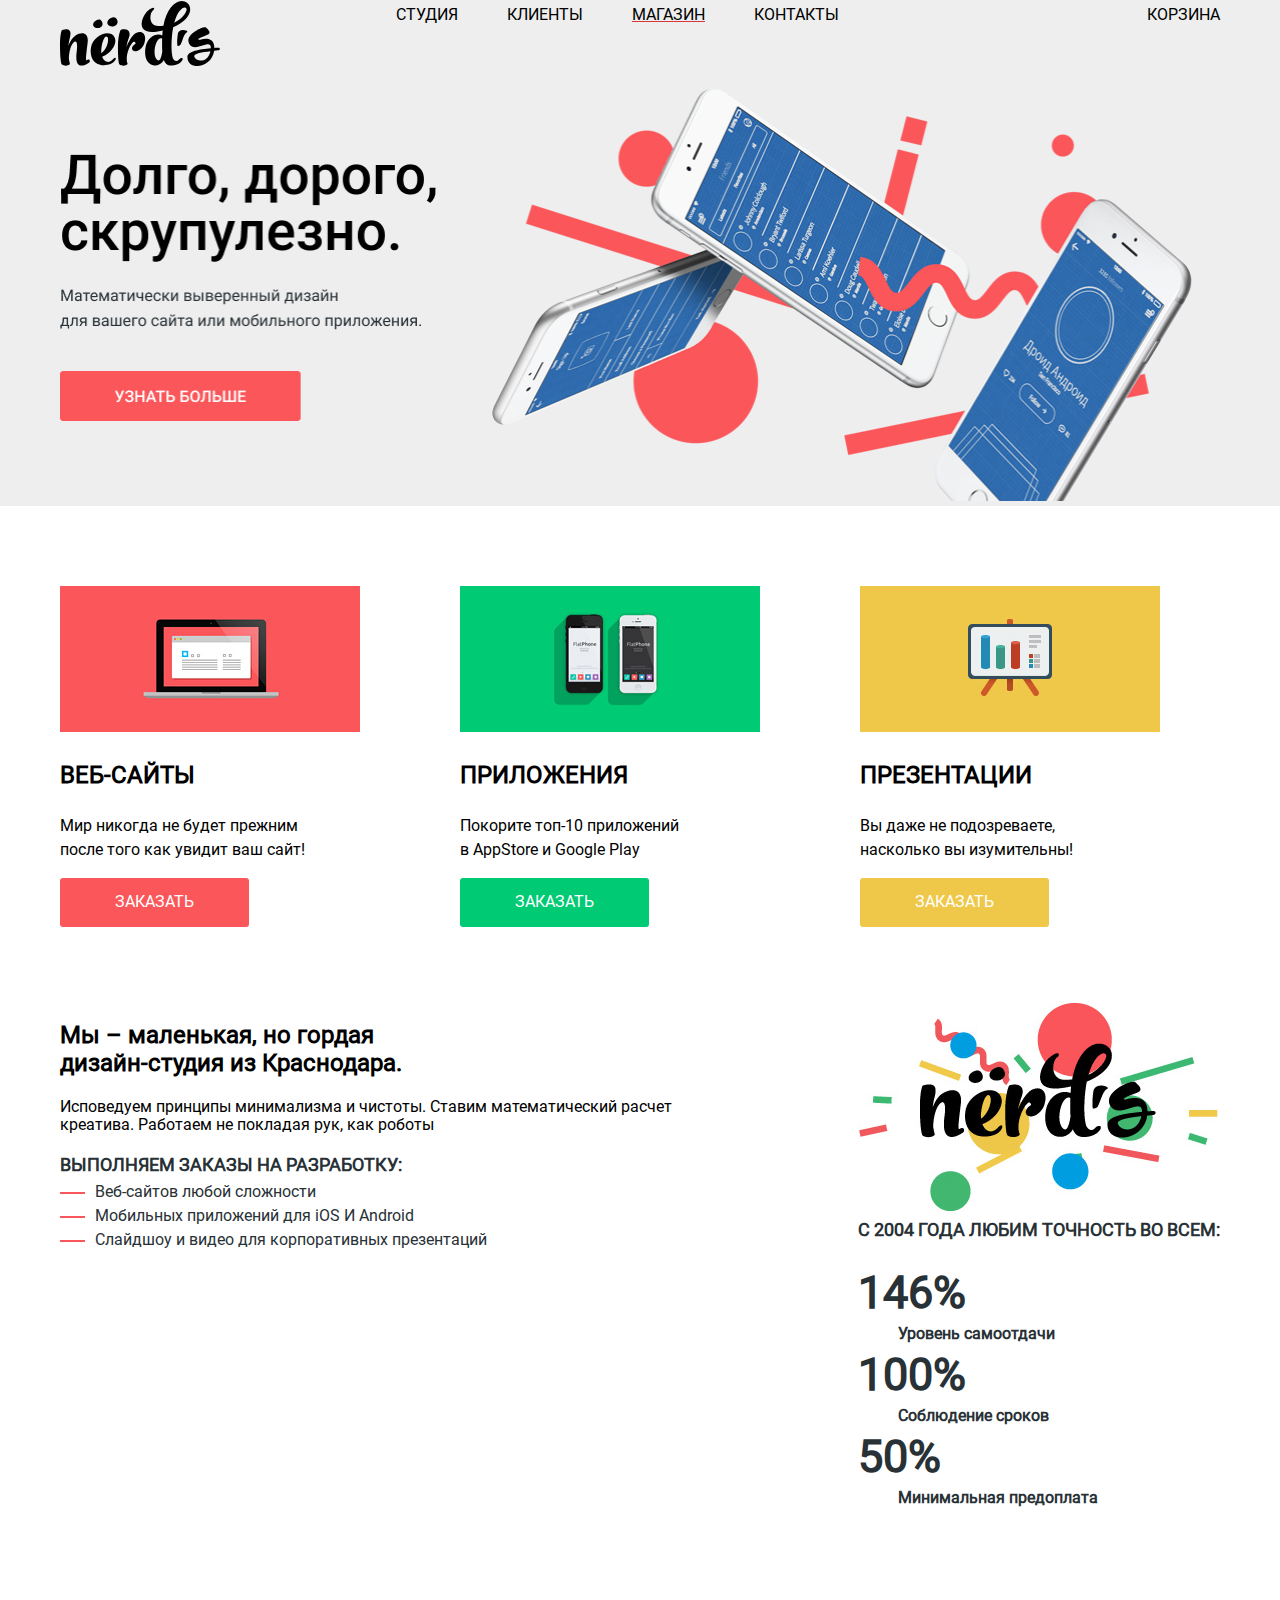
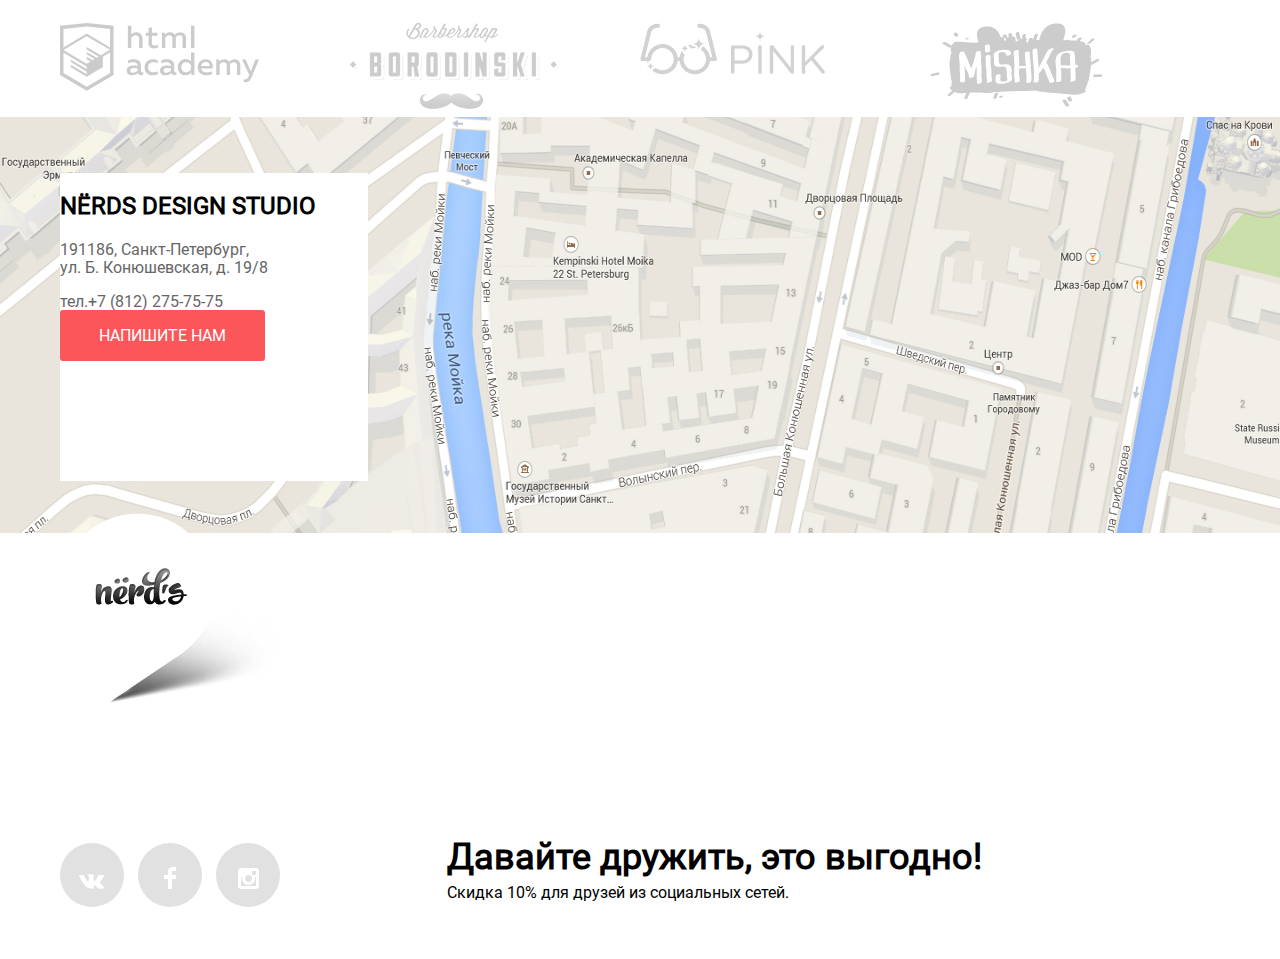
<file: index.html>
<!DOCTYPE html>
<html class="page" lang="ru">
  <head>
    <meta charset="UTF-8" />
    <title>Интернет магазин nerds</title>
    <link rel="icon" href="favicon.ico" />
    <link rel="icon" href="favicon/vector.svg" type="image/svg+xml" />
    <link href="normalize.css" rel="stylesheet" />
    <link href="style.css" rel="stylesheet" />
  </head>
  <body class="page-body">
    <header class="main-header">
      <nav class="main-navigation">
      <div class="main-navigation-wrapper">
        <a class="main-header-logo">
          <img src="img/main/logo.svg" alt="Логотип сайта" />
        </a>
        <ul class="site-navigation">
          <li class="studio"><a href="#">Студия</a></li>
          <li class="clients"><a href="#">Клиенты</a></li>
          <li class="score"><a href="catalog.html">Магазин</a></li>
          <li class="contacts"><a href="#contact">Контакты</a></li>
        </ul>
      <div class="user-basket">
      <a class="basket" href="#">Корзина</a>
      </div>
      <div class="image-below-navigation">
        <img src="img/main/slider.png" alt="Изображение основополагающих подходов к выполнению заказов" />
      </div>
    </div>
    </nav>
    </header>
    <main class="container">
      <section class="technological-products">
        <ul class="products-list">
          <li class="product web">
            <img src="img/main/illustration-1.png" height="146" width="300" alt="" />
            <h3>Веб-сайты</h3>
            <p>
              Мир никогда не будет прежним <br />
              после того как увидит ваш сайт!
            </p>
            <a href="#">Заказать</a>
          </li>
          <li class="product annexes">
            <img src="img/main/illustration-2.png" height="146" width="300" alt="" />
            <h3>Приложения</h3>
            <p>
              Покорите топ-10 приложений <br />
              в AppStore и Google Play
            </p>
            <a href="#">Заказать</a>
          </li>
          <li class="product presentations">
            <img src="img/main/illustration-3.png" height="146" width="300" alt="" />
            <h3>Презентации</h3>
            <p>
              Вы даже не подозреваете, <br />
              насколько вы изумительны!
            </p>
            <a href="#">Заказать</a>
          </li>
        </ul>
      </section>
      <div class="about-us">
        <section class="about-company">
        <h2>
          Мы – маленькая, но гордая <br />
          дизайн-студия из Краснодара.
        </h2>
        <p>
          Исповедуем принципы минимализма и чистоты. Ставим математический расчет <br />
          креатива. Работаем не покладая рук, как роботы
        </p>
        <fieldset>
          <legend>Выполняем заказы на разработку:</legend>
          <ul class="list-of-works">
            <li class="work">Веб-сайтов любой сложности</li>
            <li class="work">Мобильных приложений для iOS И Android</li>
            <li class="work">Слайдшоу и видео для корпоративных презентаций</li>
          </ul>
        </fieldset>
        </section>
        <section class="key-indicators">
        <h2 class="main-factors">Основные- показатели</h2>
        <div class="illustration">
          <img src="img/main/nerds-illustration.png" height="208" width="360" alt="" />
        </div>
        <fieldset>
          <legend>с 2004 года Любим точность во всем:</legend>
          <dl class="statistics">
            <dt>146%</dt>
            <dd>Уровень самоотдачи</dd>
            <dt>100%</dt>
            <dd>Соблюдение сроков</dd>
            <dt>50%</dt>
            <dd>Минимальная предоплата</dd>
          </dl>
        </fieldset>
      </section>
      </div>
      <aside class="lototypes-projects">
        <ul class="list-logo">
          <li class="logo">
            <a><img src="img/main/logo-1.svg" width="199" height="68" alt="" /></a>
          </li>
          <li class="logo">
            <a><img src="img/main/logo-2.png" width="209" height="90" alt="" /></a>
          </li>
          <li class="logo">
            <a><img src="img/main/logo-3.png" width="185" height="52" alt="" /></a>
          </li>
          <li class="logo">
            <a><img src="img/main/logo-4.png" width="173" height="84" alt="" /></a>
          </li>
        </ul>
      </aside>
    </main>
    <footer class="main-footer">
      <section class="modal-map">
        <div class="contacts">
          <div class="address" id="contact">
            <div class="exact-address">
            <h2>NЁRDS DESIGN STUDIO</h2>
            <p>
              191186, Санкт-Петербург, <br />
              ул. Б. Конюшевская, д. 19/8
            </p>
            <p>тел.<a href="tel:+78122757575">+7 (812) 275-75-75</a></p>
            <a href="#">напишите нам</a>
          </div>
          </div>
        </div>
        <div class="map-marker">
          <img src="img/main/map-marker.png" width="231" height="190" alt="Метка на карте" />
        </div>
      </section>
      <section class="footer-social">
        <ul class="list-social-network">
          <li>
            <a class="social-button vk" href="#">
              <svg width="26" height="15" viewBox="0 0 27 15">
                <path
                  d="M16.138 11.51C17.094 11.201 18.318 13.55 19.621 14.449C20.599 15.13 21.348 14.983 21.348 14.983L24.821 14.933C24.821 14.933 26.636 14.821 25.778 13.379C25.707 13.259 25.275 12.31 
          23.193 10.357C21.016 8.31404 21.311 8.64504 23.932 5.11304C25.529 2.96004 26.168 1.64504 25.968 1.08504C25.776 0.546037 24.603 0.686037 24.603 0.686037L20.69 0.713037C20.309 0.714037 19.986 
          0.832037 19.839 1.22804C19.836 1.23204 19.218 2.89404 18.394 4.30704C16.653 7.29604 15.958 7.45504 15.67 7.26804C15.009 6.83504 15.176 5.53104 15.176 4.60404C15.176 1.70704 15.608 0.499037 
          14.33 0.187037C13.903 0.0830374 13.591 0.0150374 12.502 0.00503741C11.11 -0.0159626 9.92797 0.00503743 9.25797 0.334037C8.81297 0.557037 8.47197 1.04604 8.67897 1.07404C8.93897 1.10904 9.52197 
          1.23404 9.83397 1.66004C10.235 2.21204 10.223 3.44904 10.223 3.44904C10.223 3.44904 10.452 6.86004 9.68297 7.28304C9.15497 7.57304 8.43297 6.98104 6.87997 4.26704C6.08697 2.87904 5.48797 1.34504 
          5.48797 1.34504C5.48797 1.34504 5.37197 1.06004 5.16197 0.904037C4.91197 0.719037 4.56197 0.660037 4.56197 0.660037L0.84797 0.684037C0.84797 0.684037 0.28997 0.700037 0.0849697 0.946037C-0.0970303 
          1.16404 0.0699697 1.61404 0.0699697 1.61404C0.0699697 1.61404 2.97897 8.49504 6.27297 11.961C9.29297 15.143 12.725 14.932 12.725 14.932H14.28C14.28 14.932 14.749 14.878 14.989 14.62C15.213 14.38 
          15.203 13.929 15.203 13.929C15.203 13.929 15.172 11.82 16.138 11.51Z"
                  fill="white"
                />
              </svg>
            </a>
          </li>
          <li>
            <a class="social-button fb" href="#">
              <svg width="12" height="22" viewBox="0 0 12 22" fill="none">
                <path d="M12 4V0H8C5.79086 0 4 1.79086 4 4V8H0V12H4V22H8V12H12V8H8V4H12Z" fill="white" />
              </svg>
            </a>
          </li>
          <li>
            <a class="social-button inst" href="#">
              <svg width="21" height="21" viewBox="0 0 21 21" fill="none">
                <path
                  fill-rule="evenodd"
                  clip-rule="evenodd"
                  d="M3 0H18C19.65 0 21 1.35 21 3V18C21 19.65 19.65 21 18 21H3C1.35 21 0 19.65 0 18V3C0 1.35 1.35 0 3 0ZM14 10.5C14 8.57 12.43 7 10.5 7C8.57 7 7 8.57 7 10.5C7 
          12.43 8.57 14 10.5 14C12.43 14 14 12.43 14 10.5ZM3 18V9H4.181C4.0626 9.49127 4.00186 9.99467 4 10.5C4 14.0899 6.91015 17 10.5 17C14.0899 17 17 14.0899 17 10.5C16.9986 9.99464 16.9379 9.49118 16.819 9H18V18H3ZM14 7H18V3H14V7Z"
                  fill="white"
                />
              </svg>
            </a>
          </li>
        </ul>
        <h4 class="card-title">
        <span class="card-title-main">Давайте дружить, это выгодно!</span>
        <span class="card-title-note">Скидка 10% для друзей из социальных сетей.</span>
        </h4>
      </section>
      <section class="feedback">
        <h2>Напишите нам</h2>
        <form class="login-form" action="https://echo.htmlacademy.ru" method="post">
          <p>
            <label for="login-login">Ваше имя:</label>
            <input class="login-user" type="text" name="login" id="login-login" placeholder="Имя Фамилия" />
          </p>
          <p>
            <label for="email-email">Ваш email:</label>
            <input class="email" type="email" name="email" id="email-email" placeholder="email@example.com" />
          </p>
          <p>
            <label for="text">Текст письма:</label>
            <textarea class="comment" id="text" name="comment" rows="8" cols="56">В свободной форме</textarea>
          </p>
          <input class="submit-button" type="button" value="Отправить" />
        </form>
      </section>
    </footer>
  </body>
</html>
</file>
<file: style.css>
@font-face {
  font-family: "Roboto";
  src: url("../fonts/roboto.woff2") format("woff2"), url("../fonts/roboto.woff") format("woff"), url("../fonts/robotobold.woff2") format("woff2"), url("../fonts/robotobold.woff") format("woff"), url("../fonts/robotomedium.woff2") format("woff2"), url("../fonts/robotomedium.woff") format("woff");
  font-display: auto;
}

 :root {
  --basic-black: #000000;
  --basic-white: #ffffff;
  --basic-lightly-red: #fb565a;
  --basic-red: #d7373b;
  --basic-dark-red: #e74246;
  --basic-lightly-green: #00ca74;
  --basic-green: #00bc6c;
  --basic-dark-green: #00aa62;
  --basic-lightly-yellow: #efc849;
  --basic-yellow: #eab534;
  --basic-dark-yellow: #e5a722;
  --basic-grey: #666666;
  --basic-dark-grey: #444444;
  --basic-dark-ggrey: #4d4d4d;
  --basic-semi-dark: #283136;
  --basic-background-grey: #eeeeee;
}

.page {
  height: 100%;
}

.page-body {
  min-width: 1160px;
  font-family: "Roboto", "Arial", sans-serif;
  font-weight: 400;
  font-size: 16px;
  box-sizing: content-box;
  color: var(--basic-black);
  min-height: 100%;
  display: grid;
  grid-template-rows: min-content 1fr min-content;
}

.main-header {
  background-color: var(--basic-background-grey);
}

.main-navigation-wrapper {
  display: grid;
  margin: 0 auto;
  grid-template-columns: 1fr auto 1fr;
  width: 1160px;
}

.main-header-logo {
  display: block;
}

.image-below-navigation {
  grid-column: 1/-1;
}

.image-below-navigation img {
  width: 100%;
  height: 431px;
}

.site-navigation li {
  display: inline;
}

.site-navigation li:nth-child(2n) {
  padding: 0 45px;
}

.site-navigation {
  list-style-type: none;
  overflow: hidden;
  text-align: center;
  margin: 0;
  padding: 0;
}

.site-navigation a,
.basket {
  line-height: 30px;
  font-weight: 500;
  text-decoration: none;
  text-transform: uppercase;
  color: var(--basic-black);
}

.user-basket {
  justify-self: end;
}

.container {
  width: 1160px;
  margin: 0 auto;
  padding-top: 80px;
}

.products-list {
  display: grid;
  grid-template-columns: 1fr 1fr 1fr;
  column-gap: 40px;
  margin: 0;
  padding: 0;
}

.products-list .product {
  list-style: none;
  margin: 0;
  padding: 0;
}

.about-us {
  display: grid;
  grid-template-columns: 1fr auto;
  padding-top: 76px;
}

.list-logo {
  display: grid;
  grid-template-columns: 1fr 1fr 1fr 1fr;
  list-style: none;
  padding: 0;
  margin: 0;
  margin-top: 100px;
}

h3 {
  font-weight: 700;
  font-size: 24px;
  line-height: 30px;
  text-transform: uppercase;
}

.card-title-note {
  font-weight: 500;
  font-size: 16px;
}

.products-list p {
  line-height: 24px;
}

.products-list button {
  line-height: 18px;
  font-weight: 500;
  color: var(--basic-white);
  text-decoration: none;
  text-transform: uppercase;
}

.products-list button {
  width: 160px;
  height: 50px;
  border: none;
}

.products-list a {
  display: inline-block;
  padding: 15px 55px;
  border-radius: 3px;
  text-transform: uppercase;
  text-decoration: none;
  color: var(--basic-white);
}

.products-list .product.web a {
  background: var(--basic-lightly-red);
}

.products-list .product.annexes a {
  background: var(--basic-lightly-green);
}

.products-list .product.presentations a {
  background: var(--basic-lightly-yellow);
}

.about-us h3 {
  font-size: 45px;
  line-height: 45px;
  font-weight: 500;
}

.about-us h3 {
  line-height: 24px;
  color: var(--basic-semi-dark);
}

.about-us fieldset {
  font-weight: 700;
  line-height: 24px;
  color: var(--basic-semi-dark);
}

.list-of-works {
  list-style: none;
  padding: 0;
  margin: 0;
}

.list-of-works .work::before {
  content: "";
  background: url(img/main/line.png);
  float: left;
  width: 25px;
  height: 2px;
  margin-right: 10px;
  margin-top: 12px;
}

.list-of-works .work {
  line-height: 24px;
  font-weight: 500;
  color: var(--basic-semi-dark);
}

.statistics dt {
  font-weight: 700;
  font-size: 45px;
  line-height: 64px;
}

.statistics dd {
  line-height: 18px;
}

.address p {
  line-height: 18px;
  color: var(--basic-grey);
  text-decoration: none;
}

.address a {
  line-height: 18px;
  color: var(--basic-grey);
  text-decoration: none;
}

.address button {
  width: 219px;
  height: 50px;
  font-family: "Roboto", "Arial", sans-serif;
  line-height: 30px;
  font-weight: 500;
  background: var(--basic-lightly-red);
  color: var(--basic-white);
  border: none;
  text-transform: uppercase;
}

.login-form .login-user,
.login-form .email,
.login-form .comment {
  line-height: 18px;
  color: var(--basic-dark-grey);
}

.feature label {
  font-weight: 700;
  line-height: 18px;
}

h4 {
  font-weight: 700;
  font-size: 36px;
  line-height: 36px;
}

.site-navigation .score a {
  text-decoration: underline;
  text-decoration-color: var(--basic-red);
}

h1 {
  font-weight: 500;
  font-size: 55px;
}

legend {
  font-weight: 700;
  font-size: 18px;
  line-height: 30px;
  text-transform: uppercase;
}

.grid-list label,
.feature label {
  font-weight: 400;
  color: var(--basic-semi-dark);
}

button[type="submit"] {
  font-weight: 500;
  padding: 15px 60px;
  margin-left: 5px;
  border-radius: 3px;
  text-transform: uppercase;
  border: none;
}

.address p+a {
  background-color: var(--basic-lightly-red);
  font-weight: 500;
  padding: 16px 39px;
  margin-top: 31px;
  border-radius: 3px;
  text-transform: uppercase;
  border: none;
  color: var(--basic-white);
}

.catalog a {
  display: inline-block;
  padding: 15px 55px;
  border-radius: 3px;
  text-transform: uppercase;
  text-decoration: none;
  color: var(--basic-white);
  background-color: var(--basic-lightly-red);
}

.page-switcher li {
  display: inline-block;
  padding: 15px 20px;
  font-weight: 500;
  line-height: 18px;
  border-radius: 3px;
  background-color: var(--basic-background-grey);
}

.page-switcher li:nth-child(1) {
  padding: 10px 15px;
  background-color: var(--basic-white);
  border: 5px solid var(--basic-background-grey);
}

.page-switcher a {
  text-decoration: none;
  color: var(--basic-black);
}

fieldset input[type="text"] {
  width: 80px;
  height: 38px;
  text-align: center;
  background-color: var(--basic-background-grey);
  border: none;
}

fieldset {
  border: none;
  padding: 0;
  margin: 0;
}

.main-footer {
  background-color: var(--basic-background-grey);
  background: url("img/main/map.png") no-repeat;
  background-size: 100% 416px;
  min-width: 1160px;
  height: 416px;
  padding: 56px;
}

.modal-map {
  margin: auto;
  width: 1160px;
}

.contacts {
  display: flex;
  width: 913px;
  height: 308px;
  justify-content: space-between;
}

.address {
  width: 308px;
  background-color: var(--basic-white);
}

.map-marker {
  width: 231px;
  height: 190px;
  margin-top: 32px;
}

.list-social-network {
  list-style: none;
  display: flex;
  align-items: center;
  justify-content: space-between;
  width: 220px;
  padding: 0;
}

.list-social-network li a {
  float: left;
  font-size: 2.6rem;
  line-height: 4rem;
  text-align: center;
  background: #E1E1E1;
  mix-blend-mode: normal;
  text-decoration: none;
  border: none;
  border-radius: 2.8rem;
  width: 4rem;
  height: 4rem;
}

.footer-social {
  display: grid;
  grid-template-columns: 1fr 2fr;
  width: 1160px;
  margin: auto;
  margin-top: 88px;
}

.card-title {
  display: flex;
  flex-direction: column;
  flex-wrap: wrap;
}

.feedback, .product-filters, .main-factors {
  display: none;
}

.main-heading {
  grid-column: 1/-1;
  text-align: center;
}

.grid-list {
  list-style: none;
  margin: 0;
  padding: 0;
}

.page-catalog {
  display: grid;
  width: 1160px;
  margin: auto;
  margin-bottom: 58px;
  grid-template-columns: auto 1fr;
  column-gap: 140px;
}

.features {
  list-style: none;
  margin: 0;
  padding: 0;
}

.catalog {
  list-style: none;
  margin: 0;
  padding: 0;
}

.sort {
  display: flex;
  list-style: none;
  margin: 0;
  padding: 0;
}

.sort .indicator {
  margin-right: 25px;
}

.sorting {
  display: flex;
  justify-content: space-between;
  align-items: baseline;
}

.filter {
  grid-row: 1/-1;
}

.product-catalog {
  grid-column: 2/-1;
}

.catalog {
  display: flex;
  justify-content: space-between;
  flex-wrap: wrap;
}

.switcher {
  display: flex;
  align-items: center;
}

.page-switcher {
  padding: 0;
  margin: 0;
}
</file>
